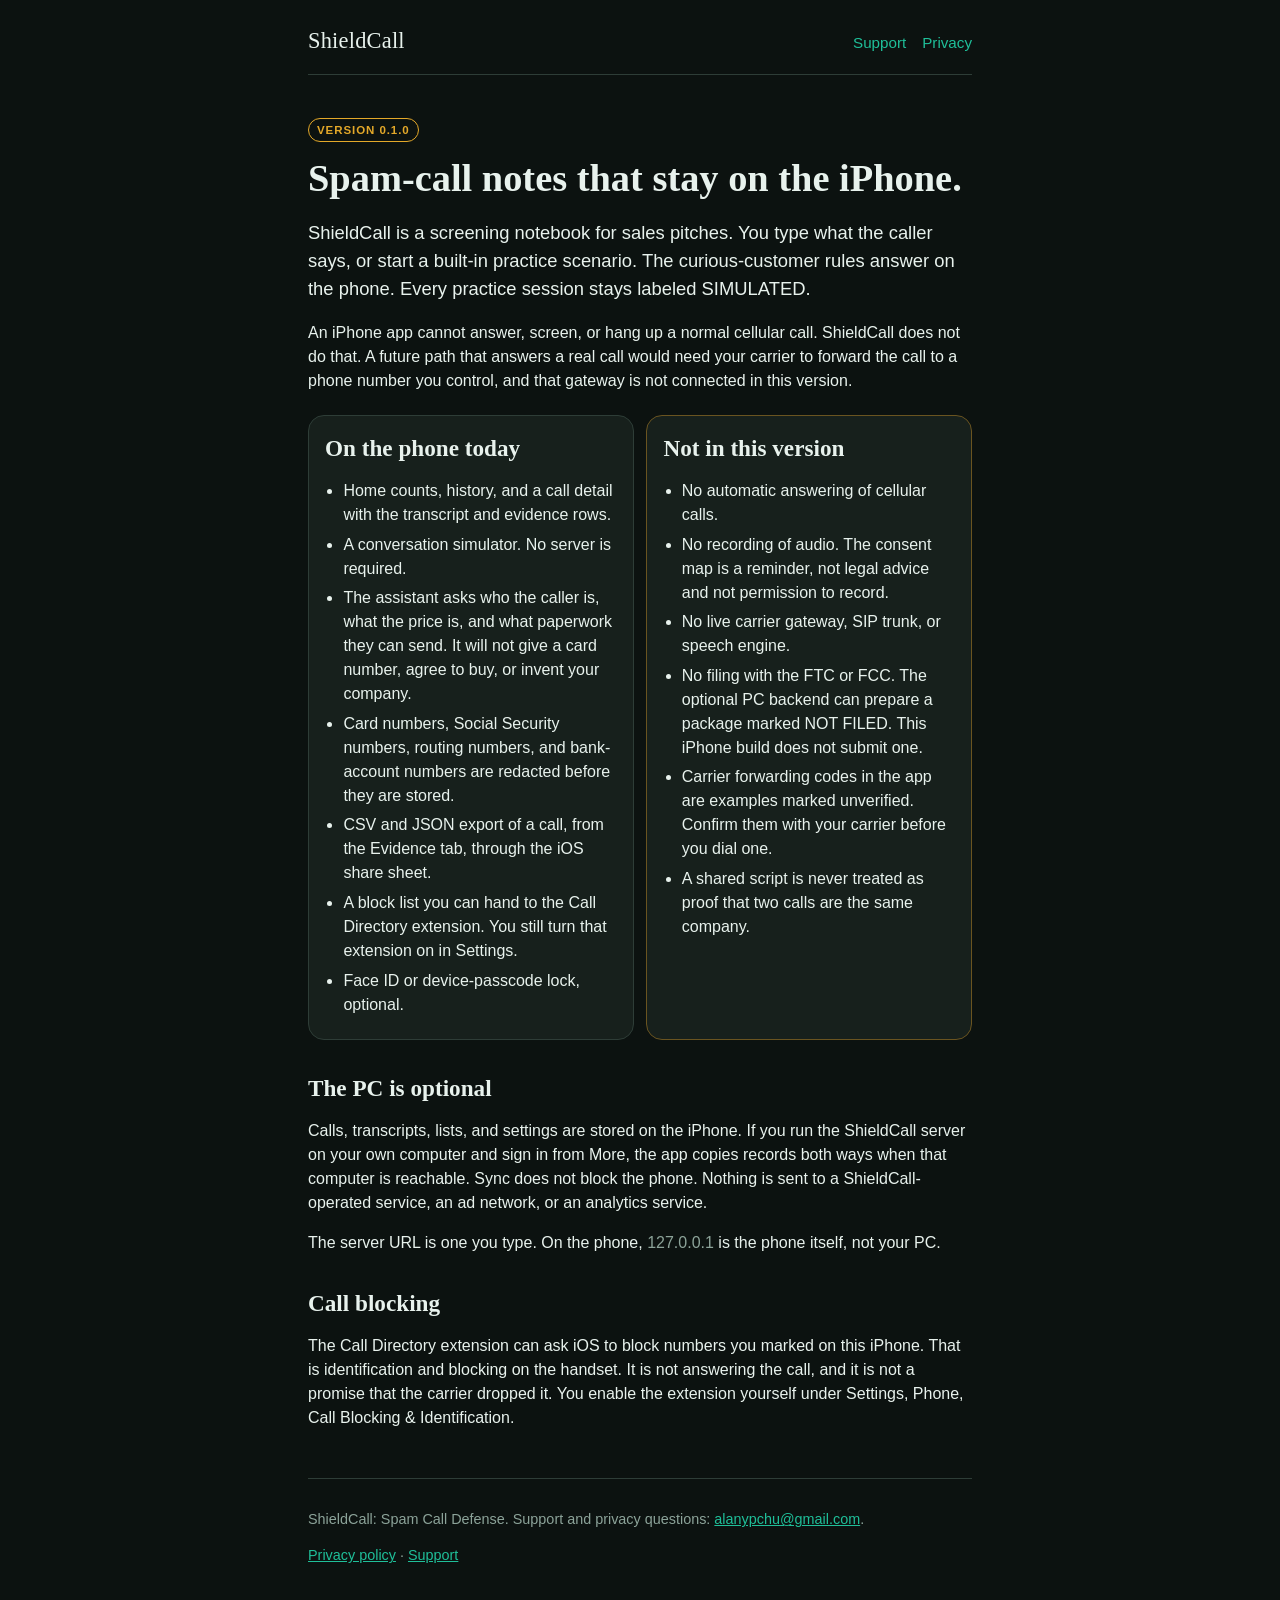
<file: index.html>
<!DOCTYPE html>
<html lang="en">
<head>
  <meta charset="utf-8">
  <meta name="viewport" content="width=device-width, initial-scale=1">
  <title>ShieldCall: Spam Call Defense</title>
  <link rel="stylesheet" href="styles.css">
</head>
<body>
  <header>
    <a class="mark" href="index.html">ShieldCall</a>
    <nav>
      <a href="support.html">Support</a>
      <a href="privacy.html">Privacy</a>
    </nav>
  </header>

  <p class="badge">VERSION 0.1.0</p>
  <h1>Spam-call notes that stay on the iPhone.</h1>
  <p class="lede">ShieldCall is a screening notebook for sales pitches. You type what the caller says, or start a built-in practice scenario. The curious-customer rules answer on the phone. Every practice session stays labeled SIMULATED.</p>
  <p>An iPhone app cannot answer, screen, or hang up a normal cellular call. ShieldCall does not do that. A future path that answers a real call would need your carrier to forward the call to a phone number you control, and that gateway is not connected in this version.</p>

  <div class="grid">
    <section class="card">
      <h2>On the phone today</h2>
      <ul>
        <li>Home counts, history, and a call detail with the transcript and evidence rows.</li>
        <li>A conversation simulator. No server is required.</li>
        <li>The assistant asks who the caller is, what the price is, and what paperwork they can send. It will not give a card number, agree to buy, or invent your company.</li>
        <li>Card numbers, Social Security numbers, routing numbers, and bank-account numbers are redacted before they are stored.</li>
        <li>CSV and JSON export of a call, from the Evidence tab, through the iOS share sheet.</li>
        <li>A block list you can hand to the Call Directory extension. You still turn that extension on in Settings.</li>
        <li>Face ID or device-passcode lock, optional.</li>
      </ul>
    </section>
    <section class="card warn">
      <h2>Not in this version</h2>
      <ul>
        <li>No automatic answering of cellular calls.</li>
        <li>No recording of audio. The consent map is a reminder, not legal advice and not permission to record.</li>
        <li>No live carrier gateway, SIP trunk, or speech engine.</li>
        <li>No filing with the FTC or FCC. The optional PC backend can prepare a package marked NOT FILED. This iPhone build does not submit one.</li>
        <li>Carrier forwarding codes in the app are examples marked unverified. Confirm them with your carrier before you dial one.</li>
        <li>A shared script is never treated as proof that two calls are the same company.</li>
      </ul>
    </section>
  </div>

  <h2>The PC is optional</h2>
  <p>Calls, transcripts, lists, and settings are stored on the iPhone. If you run the ShieldCall server on your own computer and sign in from More, the app copies records both ways when that computer is reachable. Sync does not block the phone. Nothing is sent to a ShieldCall-operated service, an ad network, or an analytics service.</p>
  <p>The server URL is one you type. On the phone, <span class="muted">127.0.0.1</span> is the phone itself, not your PC.</p>

  <h2>Call blocking</h2>
  <p>The Call Directory extension can ask iOS to block numbers you marked on this iPhone. That is identification and blocking on the handset. It is not answering the call, and it is not a promise that the carrier dropped it. You enable the extension yourself under Settings, Phone, Call Blocking &amp; Identification.</p>

  <footer>
    <p>ShieldCall: Spam Call Defense. Support and privacy questions: <a href="mailto:alanypchu@gmail.com">alanypchu@gmail.com</a>.</p>
    <p><a href="privacy.html">Privacy policy</a> · <a href="support.html">Support</a></p>
  </footer>
</body>
</html>
</file>
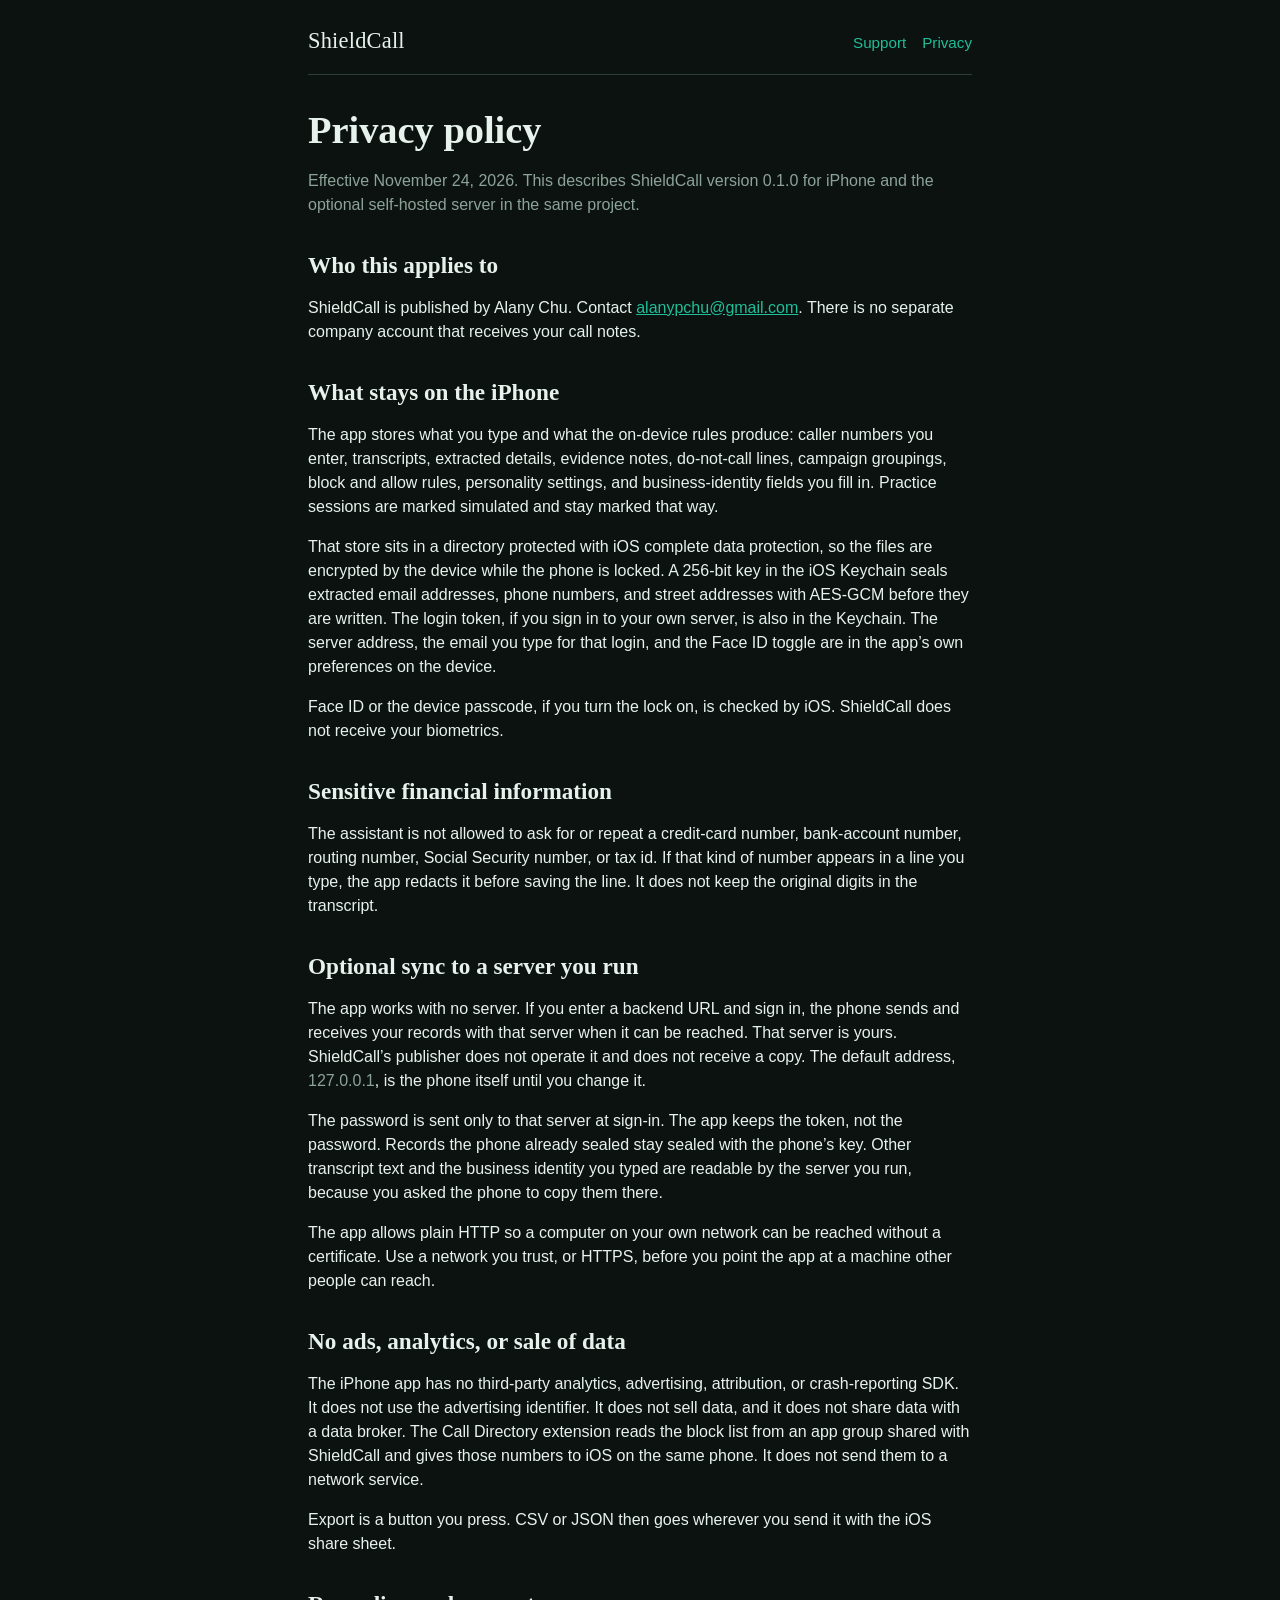
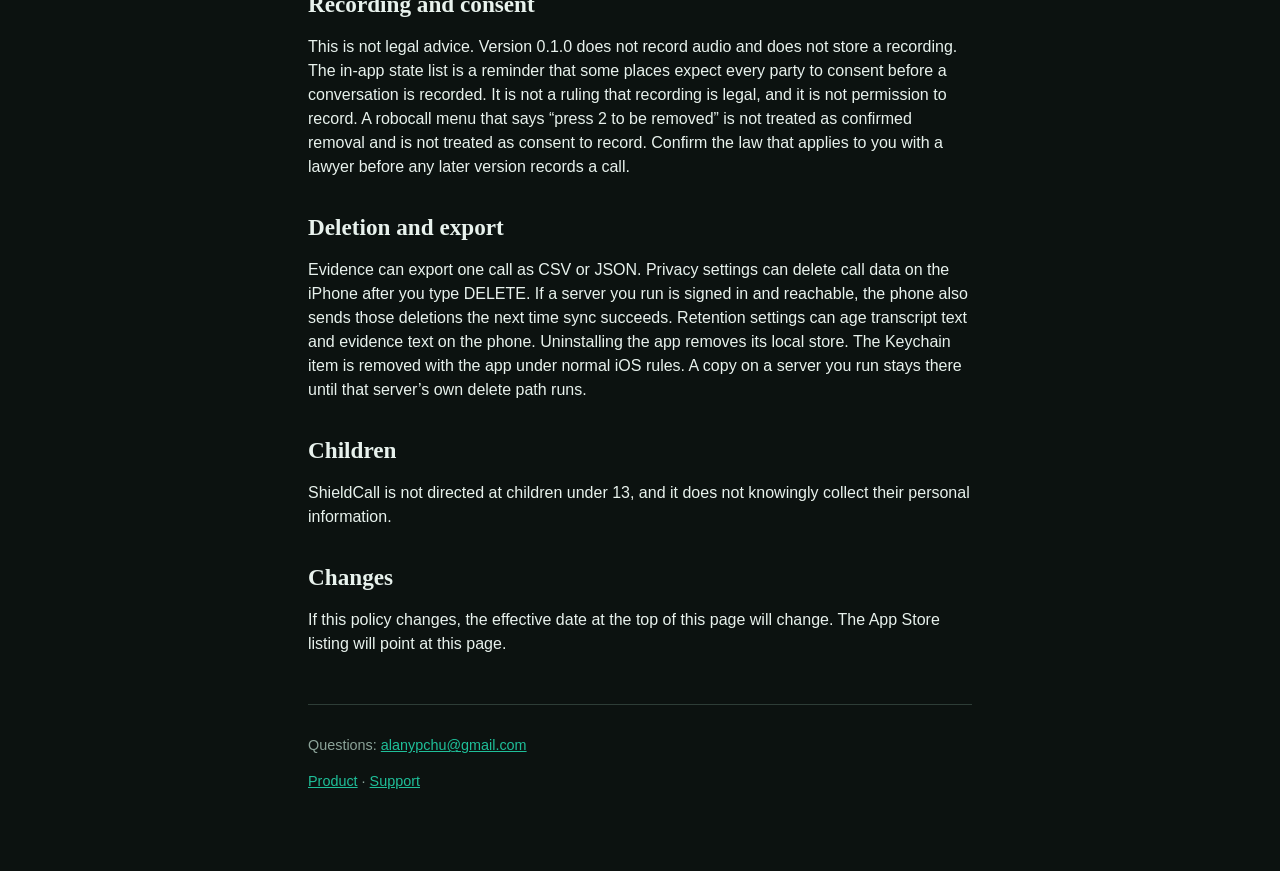
<file: privacy.html>
<!DOCTYPE html>
<html lang="en">
<head>
  <meta charset="utf-8">
  <meta name="viewport" content="width=device-width, initial-scale=1">
  <title>Privacy policy · ShieldCall</title>
  <link rel="stylesheet" href="styles.css">
</head>
<body>
  <header>
    <a class="mark" href="index.html">ShieldCall</a>
    <nav>
      <a href="support.html">Support</a>
      <a href="privacy.html">Privacy</a>
    </nav>
  </header>

  <h1>Privacy policy</h1>
  <p class="note">Effective November 24, 2026. This describes ShieldCall version 0.1.0 for iPhone and the optional self-hosted server in the same project.</p>

  <h2>Who this applies to</h2>
  <p>ShieldCall is published by Alany Chu. Contact <a href="mailto:alanypchu@gmail.com">alanypchu@gmail.com</a>. There is no separate company account that receives your call notes.</p>

  <h2>What stays on the iPhone</h2>
  <p>The app stores what you type and what the on-device rules produce: caller numbers you enter, transcripts, extracted details, evidence notes, do-not-call lines, campaign groupings, block and allow rules, personality settings, and business-identity fields you fill in. Practice sessions are marked simulated and stay marked that way.</p>
  <p>That store sits in a directory protected with iOS complete data protection, so the files are encrypted by the device while the phone is locked. A 256-bit key in the iOS Keychain seals extracted email addresses, phone numbers, and street addresses with AES-GCM before they are written. The login token, if you sign in to your own server, is also in the Keychain. The server address, the email you type for that login, and the Face ID toggle are in the app’s own preferences on the device.</p>
  <p>Face ID or the device passcode, if you turn the lock on, is checked by iOS. ShieldCall does not receive your biometrics.</p>

  <h2>Sensitive financial information</h2>
  <p>The assistant is not allowed to ask for or repeat a credit-card number, bank-account number, routing number, Social Security number, or tax id. If that kind of number appears in a line you type, the app redacts it before saving the line. It does not keep the original digits in the transcript.</p>

  <h2>Optional sync to a server you run</h2>
  <p>The app works with no server. If you enter a backend URL and sign in, the phone sends and receives your records with that server when it can be reached. That server is yours. ShieldCall’s publisher does not operate it and does not receive a copy. The default address, <span class="muted">127.0.0.1</span>, is the phone itself until you change it.</p>
  <p>The password is sent only to that server at sign-in. The app keeps the token, not the password. Records the phone already sealed stay sealed with the phone’s key. Other transcript text and the business identity you typed are readable by the server you run, because you asked the phone to copy them there.</p>
  <p>The app allows plain HTTP so a computer on your own network can be reached without a certificate. Use a network you trust, or HTTPS, before you point the app at a machine other people can reach.</p>

  <h2>No ads, analytics, or sale of data</h2>
  <p>The iPhone app has no third-party analytics, advertising, attribution, or crash-reporting SDK. It does not use the advertising identifier. It does not sell data, and it does not share data with a data broker. The Call Directory extension reads the block list from an app group shared with ShieldCall and gives those numbers to iOS on the same phone. It does not send them to a network service.</p>
  <p>Export is a button you press. CSV or JSON then goes wherever you send it with the iOS share sheet.</p>

  <h2>Recording and consent</h2>
  <p>This is not legal advice. Version 0.1.0 does not record audio and does not store a recording. The in-app state list is a reminder that some places expect every party to consent before a conversation is recorded. It is not a ruling that recording is legal, and it is not permission to record. A robocall menu that says “press 2 to be removed” is not treated as confirmed removal and is not treated as consent to record. Confirm the law that applies to you with a lawyer before any later version records a call.</p>

  <h2>Deletion and export</h2>
  <p>Evidence can export one call as CSV or JSON. Privacy settings can delete call data on the iPhone after you type DELETE. If a server you run is signed in and reachable, the phone also sends those deletions the next time sync succeeds. Retention settings can age transcript text and evidence text on the phone. Uninstalling the app removes its local store. The Keychain item is removed with the app under normal iOS rules. A copy on a server you run stays there until that server’s own delete path runs.</p>

  <h2>Children</h2>
  <p>ShieldCall is not directed at children under 13, and it does not knowingly collect their personal information.</p>

  <h2>Changes</h2>
  <p>If this policy changes, the effective date at the top of this page will change. The App Store listing will point at this page.</p>

  <footer>
    <p>Questions: <a href="mailto:alanypchu@gmail.com">alanypchu@gmail.com</a></p>
    <p><a href="index.html">Product</a> · <a href="support.html">Support</a></p>
  </footer>
</body>
</html>
</file>
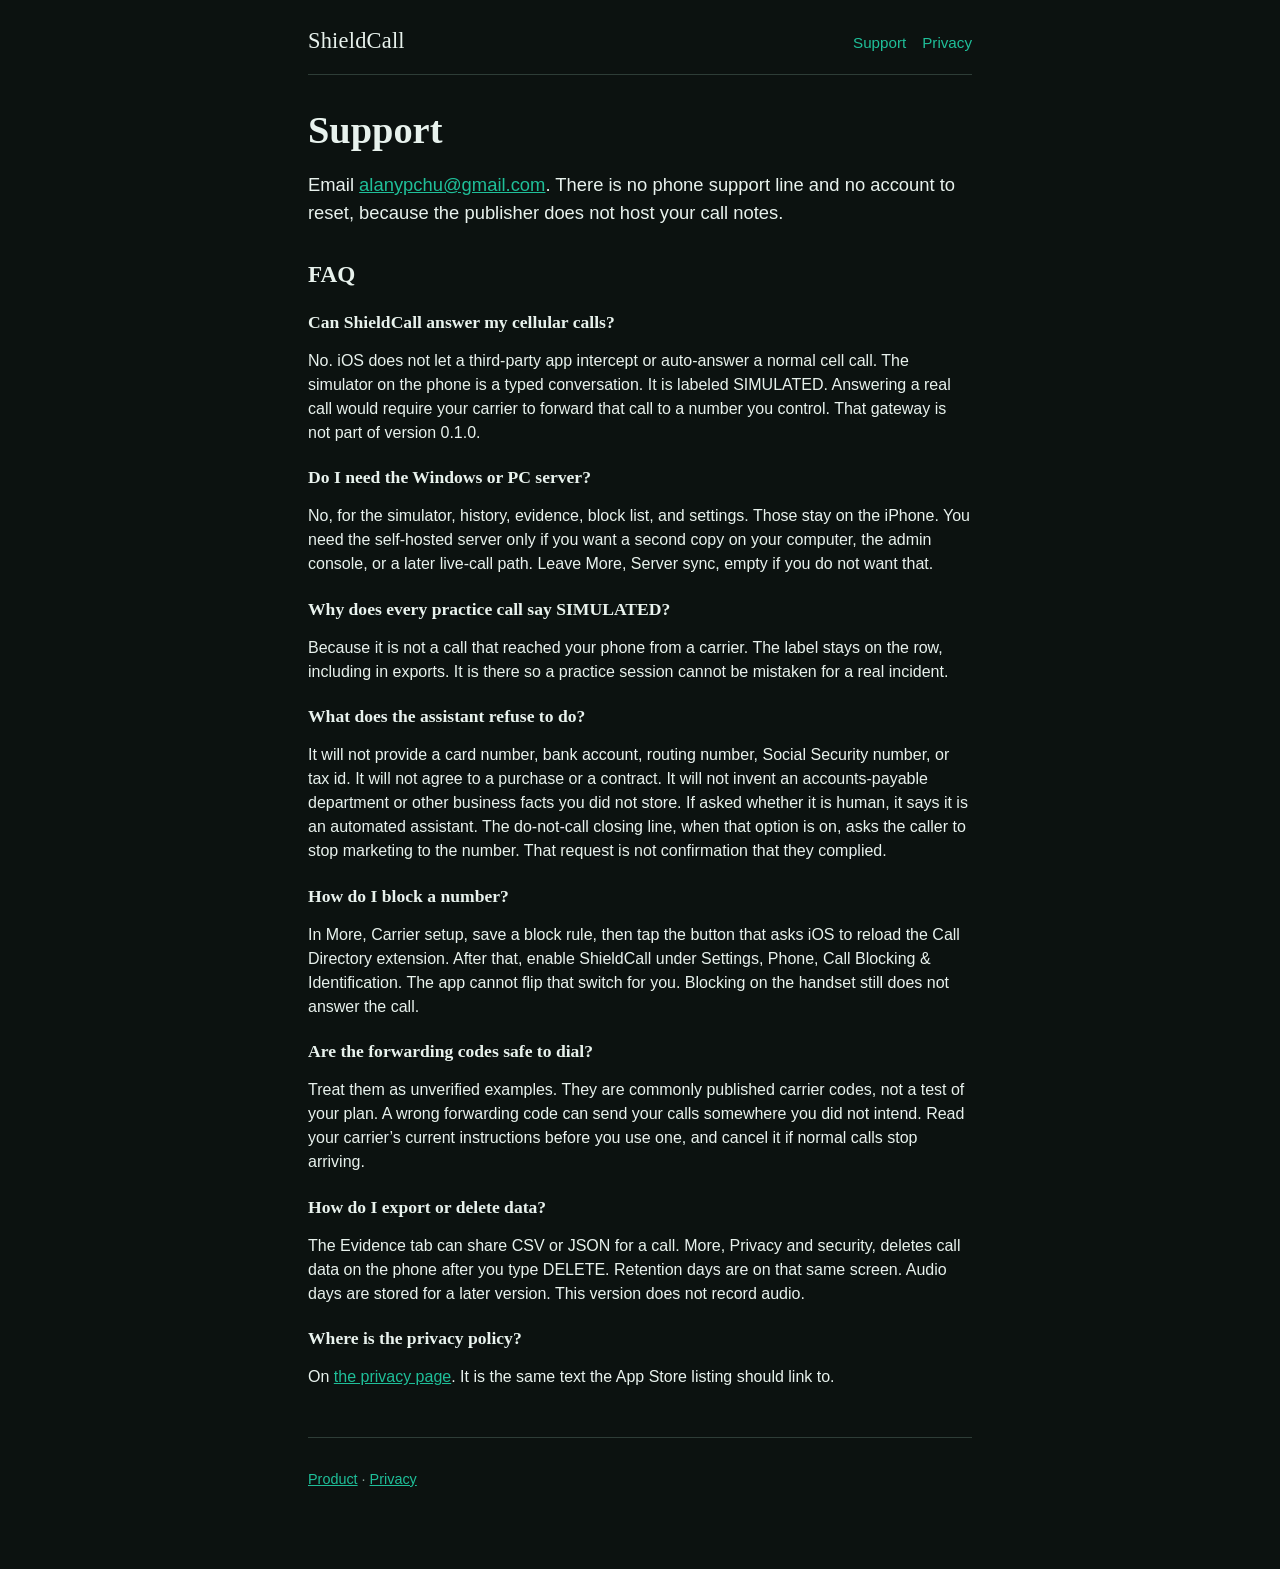
<file: support.html>
<!DOCTYPE html>
<html lang="en">
<head>
  <meta charset="utf-8">
  <meta name="viewport" content="width=device-width, initial-scale=1">
  <title>Support · ShieldCall</title>
  <link rel="stylesheet" href="styles.css">
</head>
<body>
  <header>
    <a class="mark" href="index.html">ShieldCall</a>
    <nav>
      <a href="support.html">Support</a>
      <a href="privacy.html">Privacy</a>
    </nav>
  </header>

  <h1>Support</h1>
  <p class="lede">Email <a href="mailto:alanypchu@gmail.com">alanypchu@gmail.com</a>. There is no phone support line and no account to reset, because the publisher does not host your call notes.</p>

  <h2>FAQ</h2>

  <h3>Can ShieldCall answer my cellular calls?</h3>
  <p>No. iOS does not let a third-party app intercept or auto-answer a normal cell call. The simulator on the phone is a typed conversation. It is labeled SIMULATED. Answering a real call would require your carrier to forward that call to a number you control. That gateway is not part of version 0.1.0.</p>

  <h3>Do I need the Windows or PC server?</h3>
  <p>No, for the simulator, history, evidence, block list, and settings. Those stay on the iPhone. You need the self-hosted server only if you want a second copy on your computer, the admin console, or a later live-call path. Leave More, Server sync, empty if you do not want that.</p>

  <h3>Why does every practice call say SIMULATED?</h3>
  <p>Because it is not a call that reached your phone from a carrier. The label stays on the row, including in exports. It is there so a practice session cannot be mistaken for a real incident.</p>

  <h3>What does the assistant refuse to do?</h3>
  <p>It will not provide a card number, bank account, routing number, Social Security number, or tax id. It will not agree to a purchase or a contract. It will not invent an accounts-payable department or other business facts you did not store. If asked whether it is human, it says it is an automated assistant. The do-not-call closing line, when that option is on, asks the caller to stop marketing to the number. That request is not confirmation that they complied.</p>

  <h3>How do I block a number?</h3>
  <p>In More, Carrier setup, save a block rule, then tap the button that asks iOS to reload the Call Directory extension. After that, enable ShieldCall under Settings, Phone, Call Blocking &amp; Identification. The app cannot flip that switch for you. Blocking on the handset still does not answer the call.</p>

  <h3>Are the forwarding codes safe to dial?</h3>
  <p>Treat them as unverified examples. They are commonly published carrier codes, not a test of your plan. A wrong forwarding code can send your calls somewhere you did not intend. Read your carrier’s current instructions before you use one, and cancel it if normal calls stop arriving.</p>

  <h3>How do I export or delete data?</h3>
  <p>The Evidence tab can share CSV or JSON for a call. More, Privacy and security, deletes call data on the phone after you type DELETE. Retention days are on that same screen. Audio days are stored for a later version. This version does not record audio.</p>

  <h3>Where is the privacy policy?</h3>
  <p>On <a href="privacy.html">the privacy page</a>. It is the same text the App Store listing should link to.</p>

  <footer>
    <p><a href="index.html">Product</a> · <a href="privacy.html">Privacy</a></p>
  </footer>
</body>
</html>
</file>
<file: styles.css>
:root {
  --bg: #0c1210;
  --card: #17201c;
  --line: #2e3d37;
  --text: #e8f2ed;
  --muted: #8ca399;
  --accent: #1fbf99;
  --warn: #e3a829;
  --danger: #db594a;
  color-scheme: dark;
}

* { box-sizing: border-box; }

html, body {
  margin: 0;
  background: var(--bg);
  color: var(--text);
  font-family: "Avenir Next", "Segoe UI", sans-serif;
  line-height: 1.5;
}

body {
  max-width: 44rem;
  margin: 0 auto;
  padding: 1.5rem 1.25rem 4rem;
}

a { color: var(--accent); }
a:hover { color: #8ef0d4; }

header {
  display: flex;
  justify-content: space-between;
  gap: 1rem;
  align-items: baseline;
  border-bottom: 1px solid var(--line);
  padding-bottom: 1rem;
  margin-bottom: 2rem;
}

.mark {
  font-family: Palatino, "Palatino Linotype", "Iowan Old Style", Georgia, serif;
  font-size: 1.4rem;
  letter-spacing: 0.01em;
  color: var(--text);
  text-decoration: none;
}

nav { display: flex; gap: 1rem; font-size: 0.95rem; }
nav a { text-decoration: none; }

h1, h2, h3 {
  font-family: Palatino, "Palatino Linotype", "Iowan Old Style", Georgia, serif;
  font-weight: 600;
  line-height: 1.2;
}

h1 { font-size: 2.4rem; margin: 0 0 0.6rem; }
h2 { font-size: 1.45rem; margin: 2.2rem 0 0.6rem; }
h3 { font-size: 1.1rem; margin: 1.4rem 0 0.35rem; }

.lede { font-size: 1.15rem; color: var(--text); }
.note, footer, .muted { color: var(--muted); }

.grid {
  display: grid;
  grid-template-columns: 1fr 1fr;
  gap: 0.8rem;
  margin-top: 1.4rem;
}

.card {
  background: var(--card);
  border: 1px solid var(--line);
  border-radius: 16px;
  padding: 1rem 1rem 0.4rem;
}

.card.warn { border-color: #6a5420; }
.card h2 { margin-top: 0.2rem; }

ul { padding-left: 1.15rem; }
li { margin: 0.35rem 0; }

.badge {
  display: inline-block;
  font-size: 0.72rem;
  font-weight: 700;
  letter-spacing: 0.08em;
  color: var(--warn);
  border: 1px solid var(--warn);
  border-radius: 999px;
  padding: 0.15rem 0.5rem;
  margin-bottom: 0.8rem;
}

footer {
  margin-top: 3rem;
  border-top: 1px solid var(--line);
  padding-top: 1rem;
  font-size: 0.9rem;
}

@media (max-width: 680px) {
  h1 { font-size: 2rem; }
  .grid { grid-template-columns: 1fr; }
  header { flex-direction: column; align-items: flex-start; }
}
</file>
